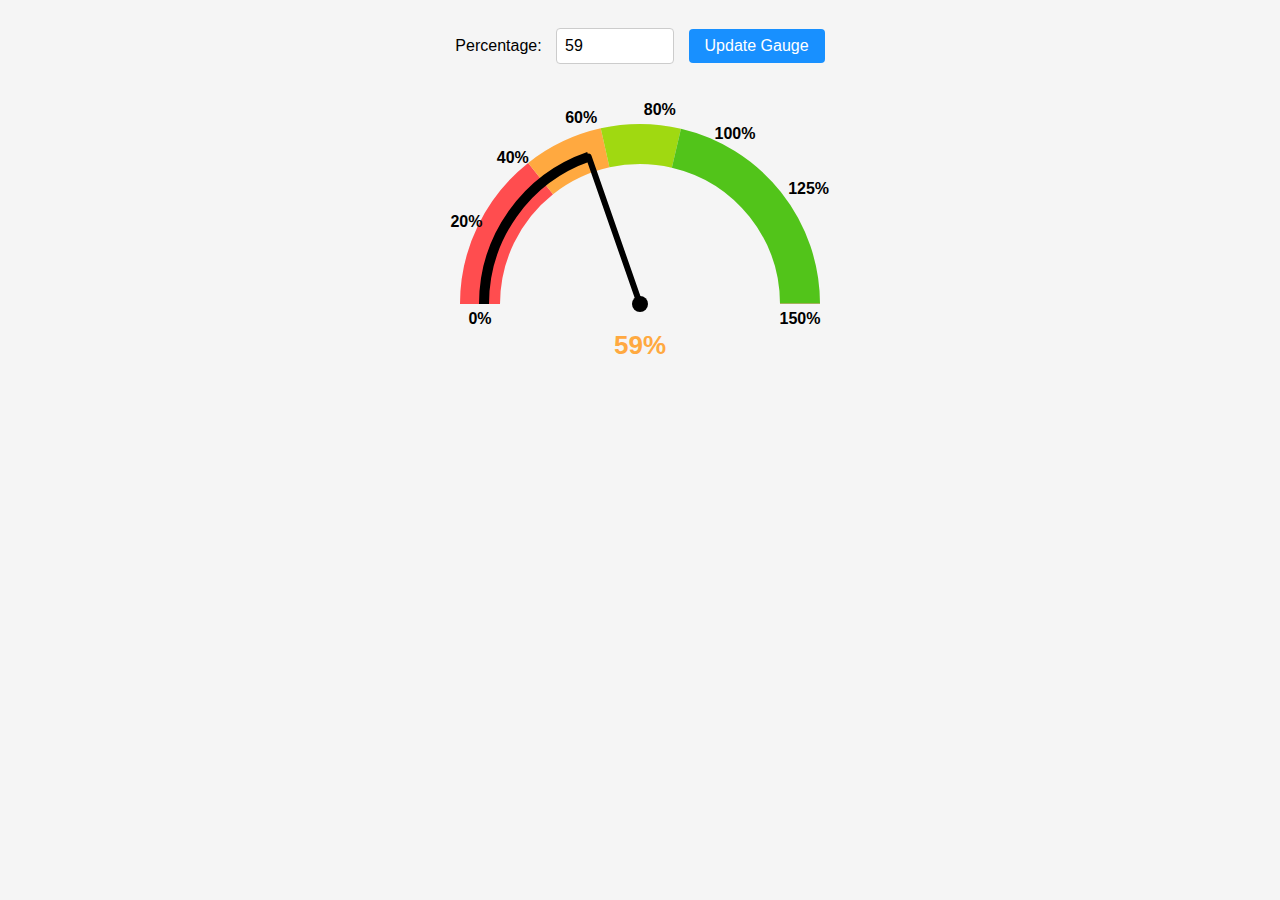
<file: SVG&DAX/gauge-templates/index.html>
<!DOCTYPE html>
<html lang="en">
<head>
  <meta charset="UTF-8" />
  <meta name="viewport" content="width=device-width, initial-scale=1.0"/>
  <title>Dynamic Gauge Chart</title>
  <style>
    body {
      font-family: Arial, sans-serif;
      display: flex;
      flex-direction: column;
      align-items: center;
      padding: 20px;
      background-color: #f5f5f5;
    }
    .controls {
      margin-bottom: 20px;
    }
    input[type="number"] {
      padding: 8px;
      font-size: 16px;
      border: 1px solid #ccc;
      border-radius: 4px;
      width: 100px;
      margin: 0 10px;
    }
    button {
      padding: 8px 16px;
      font-size: 16px;
      background-color: #1890ff;
      color: white;
      border: none;
      border-radius: 4px;
      cursor: pointer;
    }
    button:hover {
      background-color: #40a9ff;
    }
  </style>
</head>
<body>
  <div class="controls">
    <label>Percentage: </label>
    <input type="number" id="percentageInput" value="59" min="0" max="200" step="1" />
    <button onclick="updateGauge()">Update Gauge</button>
  </div>

  <svg id="gauge" viewBox="0 0 200 175" width="400" height="350" xmlns="http://www.w3.org/2000/svg">
    <!-- Base arc -->
    <path d="M20,110 A80,80 0 0,1 180,110" stroke="#eeeeee" stroke-width="20" fill="none" />
    <!-- Colored segments -->
    <path d="M20,110 A80,80 0 0,1 180,110" stroke="#ff4d4f" stroke-width="20" fill="none" stroke-dasharray="72,179" stroke-dashoffset="0" />
    <path d="M20,110 A80,80 0 0,1 180,110" stroke="#ffa940" stroke-width="20" fill="none" stroke-dasharray="36,215" stroke-dashoffset="-72" />
    <path d="M20,110 A80,80 0 0,1 180,110" stroke="#a0d911" stroke-width="20" fill="none" stroke-dasharray="36,215" stroke-dashoffset="-108" />
    <path d="M20,110 A80,80 0 0,1 180,110" stroke="#52c41a" stroke-width="20" fill="none" stroke-dasharray="107,144" stroke-dashoffset="-144" />
    <!-- Progress arc -->
    <path id="progressArc" d="M22,110 A78,78 0 0,1 178,110" stroke="black" stroke-width="5" fill="none" />
    <!-- Needle -->
    <line id="needle" x1="100" y1="110" stroke="black" stroke-width="3" stroke-linecap="round" />
    <!-- Pivot -->
    <circle cx="100" cy="110" r="4" fill="black" />
    <!-- Labels -->
    <text x="20" y="120" font-size="8" font-weight="bold" text-anchor="middle">0%</text>
    <text x="13.2" y="71.4" font-size="8" font-weight="bold" text-anchor="middle">20%</text>
    <text x="36.4" y="39.4" font-size="8" font-weight="bold" text-anchor="middle">40%</text>
    <text x="70.6" y="19.6" font-size="8" font-weight="bold" text-anchor="middle">60%</text>
    <text x="109.9" y="15.5" font-size="8" font-weight="bold" text-anchor="middle">80%</text>
    <text x="147.5" y="27.7" font-size="8" font-weight="bold" text-anchor="middle">100%</text>
    <text x="184.3" y="55" font-size="8" font-weight="bold" text-anchor="middle">125%</text>
    <text x="180" y="120" font-size="8" font-weight="bold" text-anchor="middle">150%</text>
    <text id="percentageLabel" x="100" y="135" font-size="13" font-weight="bold" text-anchor="middle">59%</text>
  </svg>

  <script>
    let currentPercentage = 59;

    function getColorForPercentage(percentage) {
      if (percentage >= 0 && percentage < 40) return '#ff4d4f';    // Red
      if (percentage >= 40 && percentage < 60) return '#ffa940';   // Orange
      if (percentage >= 60 && percentage < 80) return '#a0d911';   // Light Green
      if (percentage >= 80) return '#52c41a';                      // Green
      return '#333333'; // Default
    }

    function updateGauge(percentage = null) {
      if (percentage === null) {
        percentage = parseFloat(document.getElementById('percentageInput').value);
      }

      currentPercentage = percentage;

      // Constants
      const centerX = 100;
      const centerY = 110;
      const needleRadius = 78; // Fixed: longer needle to reach arc
      const progressRadius = 78;
      const maxPercentage = 150;

      const clampedPercentage = Math.max(0, Math.min(200, percentage));
      const angleFromStart = (clampedPercentage / maxPercentage) * 180;
      const absoluteAngle = 180 - angleFromStart;
      const angleRad = (absoluteAngle * Math.PI) / 180;

      const needleX = centerX + needleRadius * Math.cos(angleRad);
      const needleY = centerY - needleRadius * Math.sin(angleRad);

      const effectivePercentage = Math.min(clampedPercentage, maxPercentage);
      const fullArcLength = Math.PI * progressRadius;
      const progressArcLength = (effectivePercentage / maxPercentage) * fullArcLength;
      const remainingArcLength = fullArcLength - progressArcLength;

      const color = getColorForPercentage(clampedPercentage);

      document.getElementById('needle').setAttribute('x2', needleX.toFixed(1));
      document.getElementById('needle').setAttribute('y2', needleY.toFixed(1));
      document.getElementById('progressArc').setAttribute(
        'stroke-dasharray',
        `${progressArcLength.toFixed(1)},${remainingArcLength.toFixed(1)}`
      );
      document.getElementById('percentageLabel').textContent = `${clampedPercentage}%`;
      document.getElementById('percentageLabel').setAttribute('fill', color);
      document.getElementById('percentageInput').value = clampedPercentage;
    }

    updateGauge(currentPercentage);

    document.getElementById('percentageInput').addEventListener('keypress', function (e) {
      if (e.key === 'Enter') {
        updateGauge();
      }
    });

    document.getElementById('percentageInput').addEventListener('input', function () {
      updateGauge();
    });
  </script>
</body>
</html>
</file>
